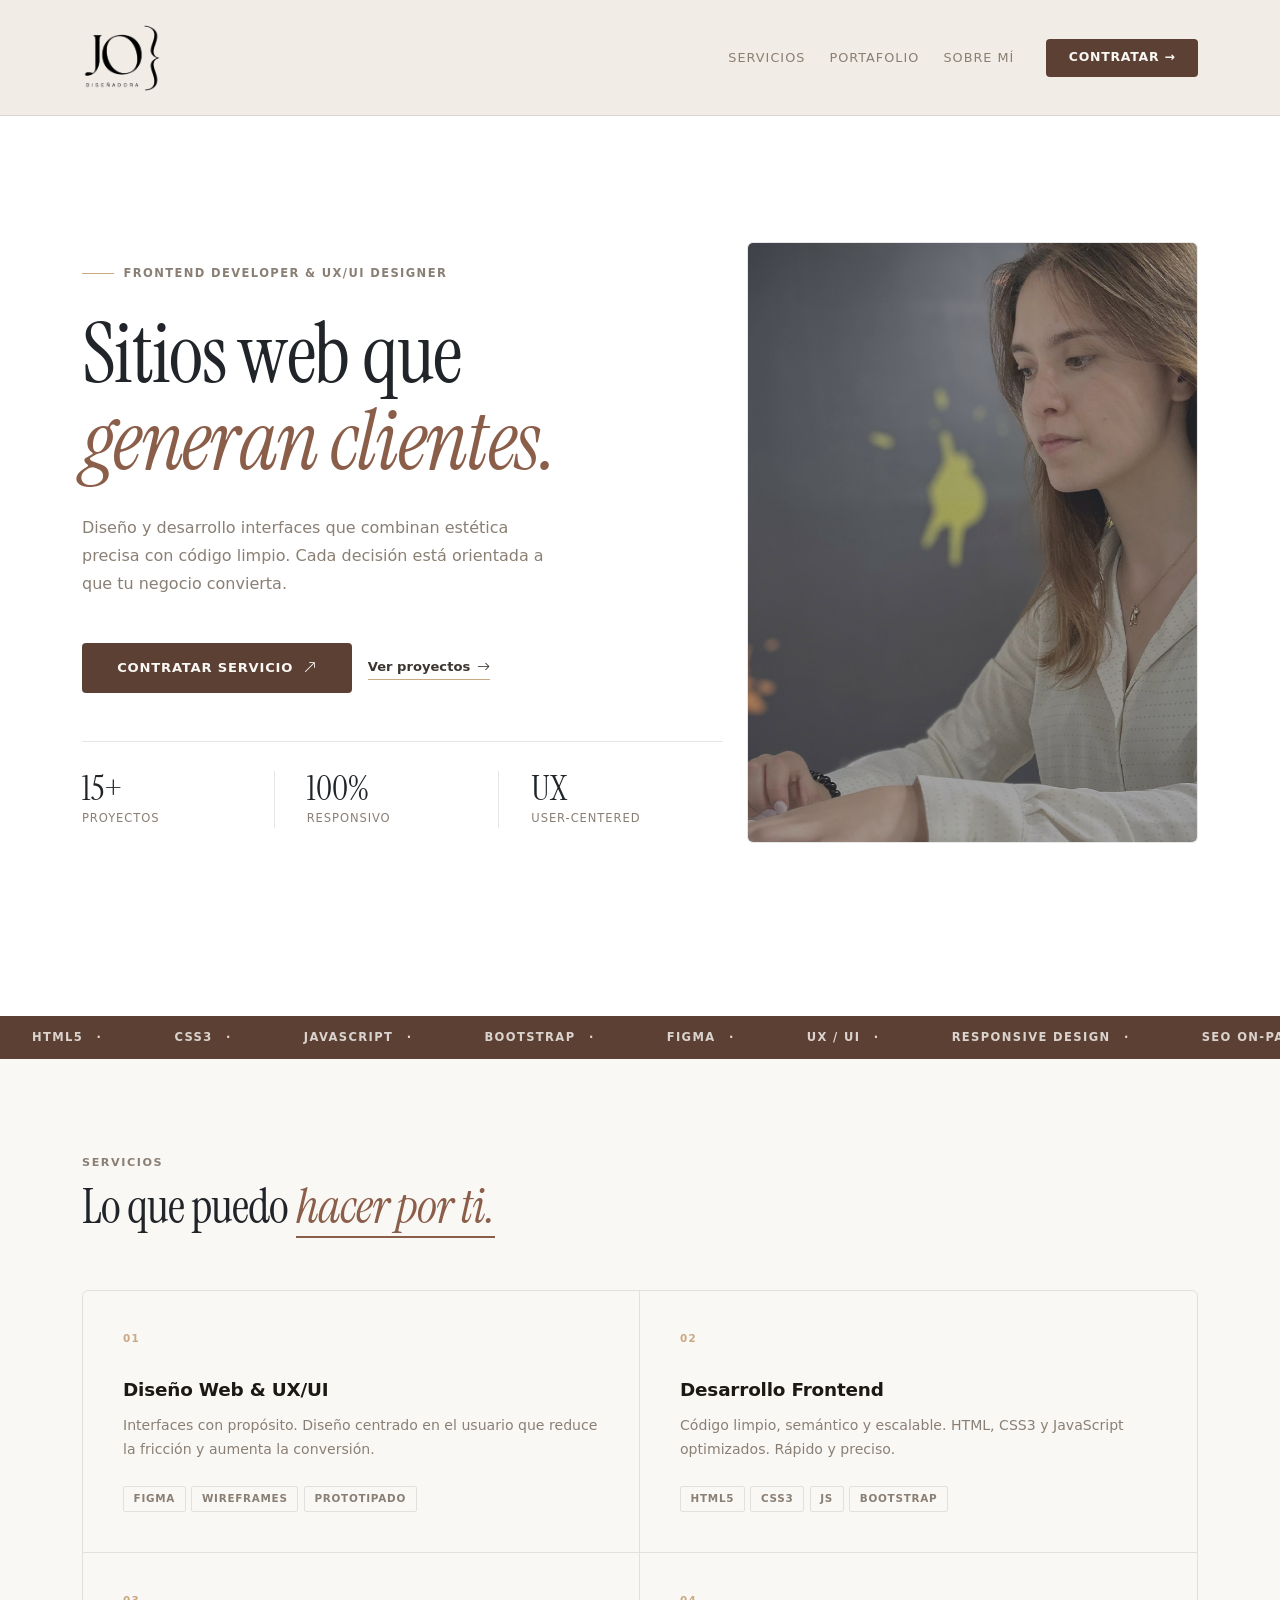
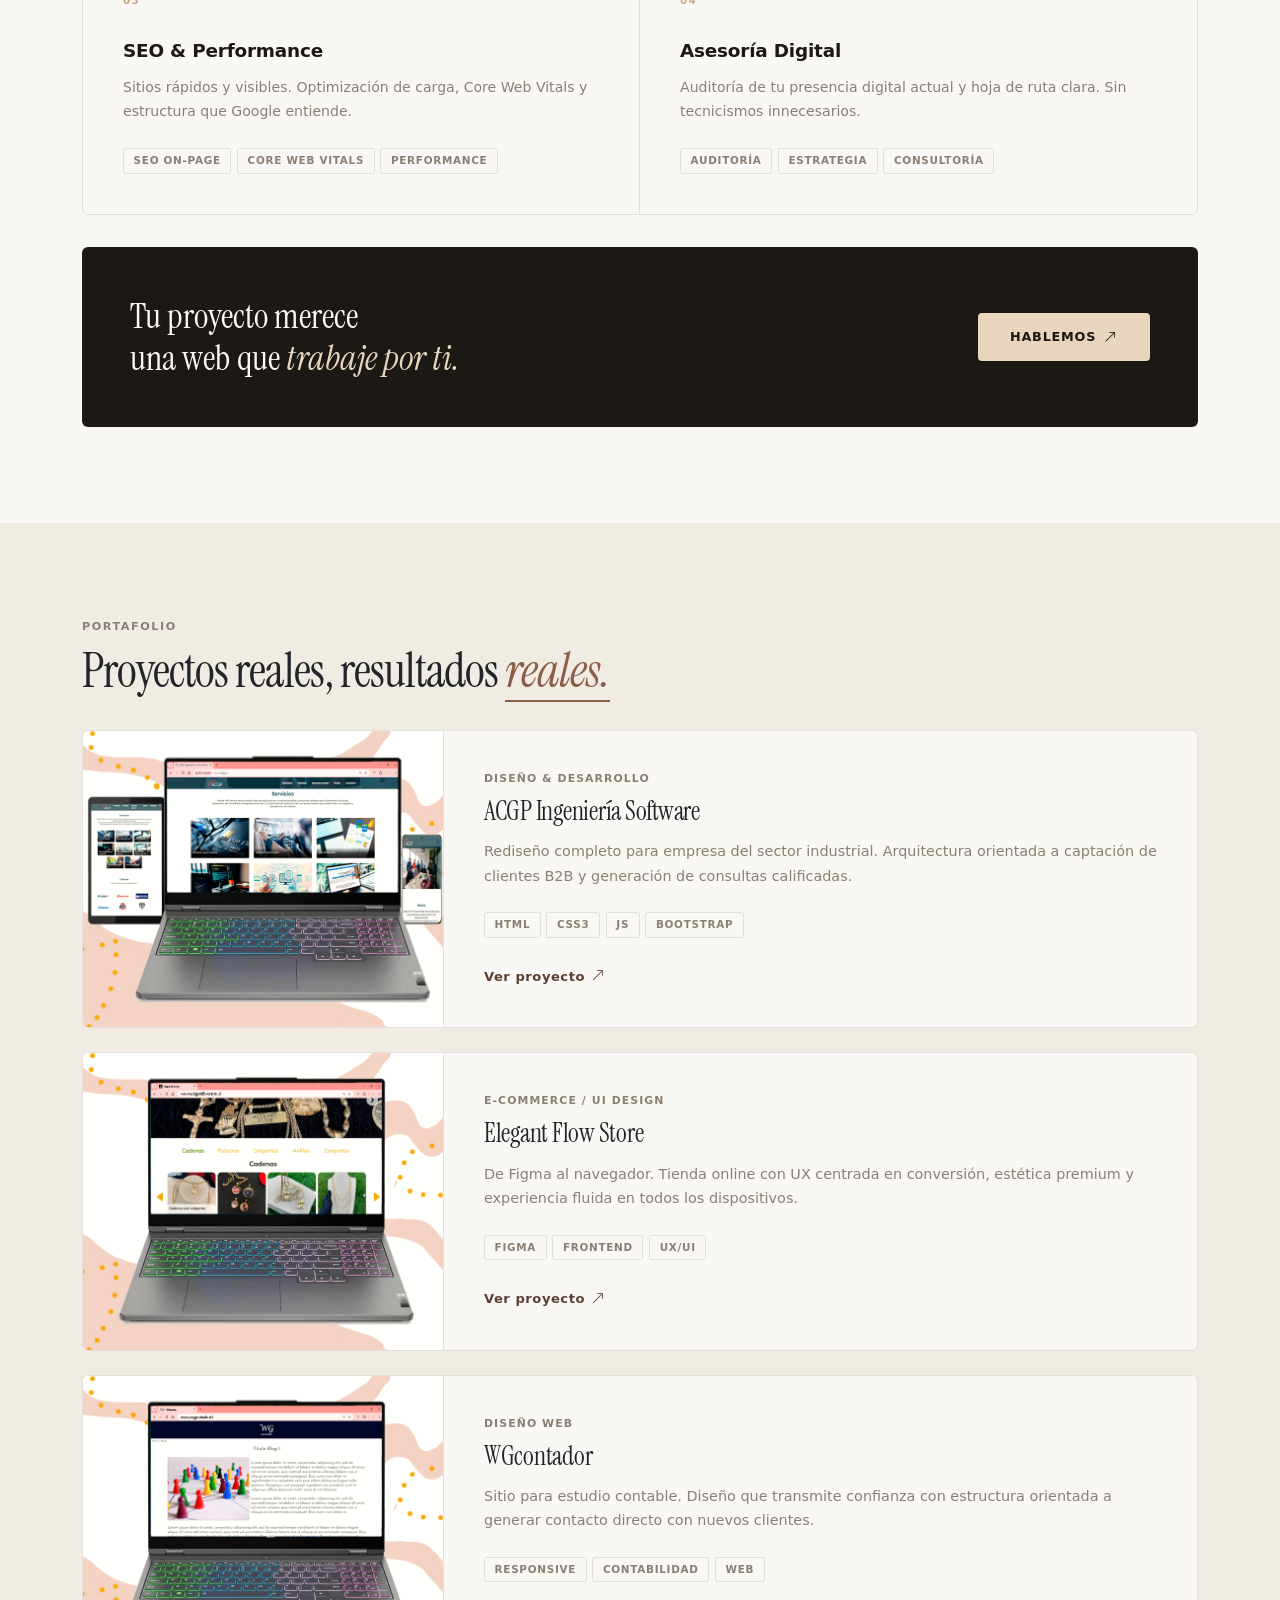
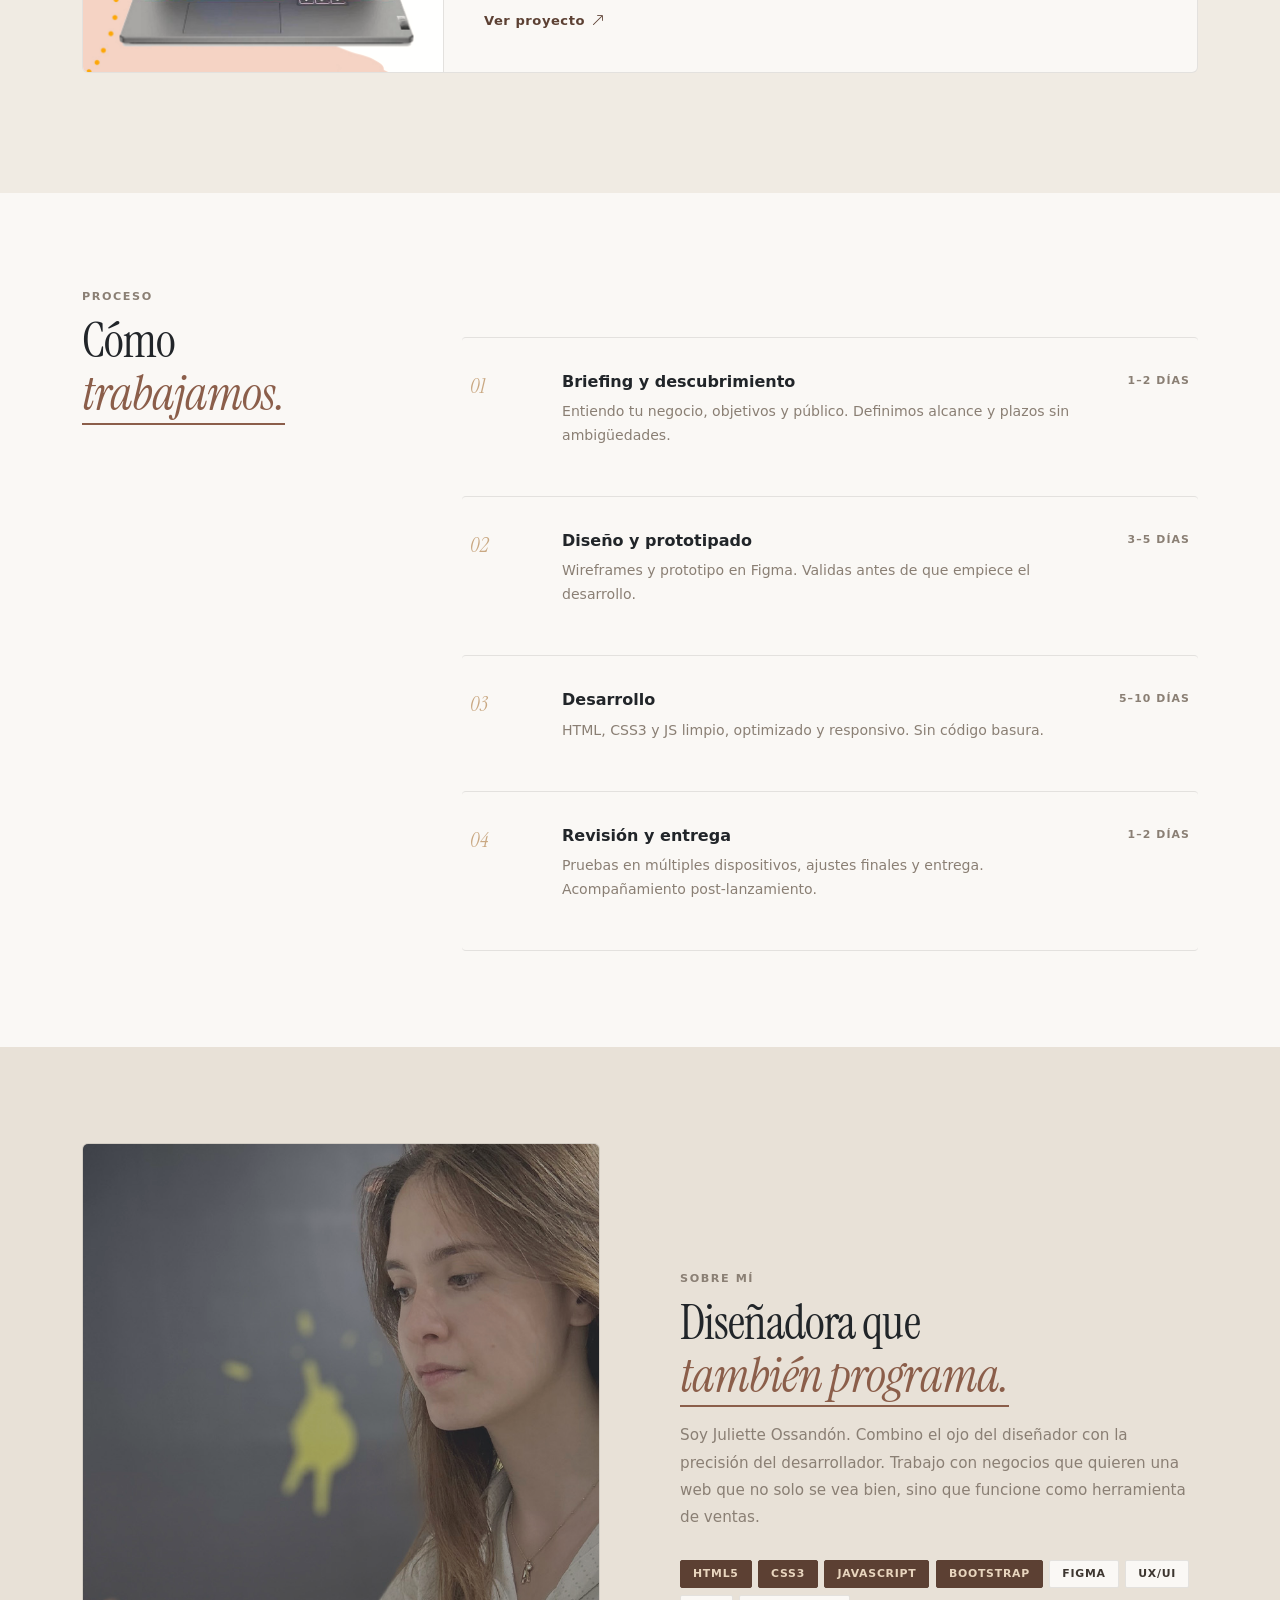
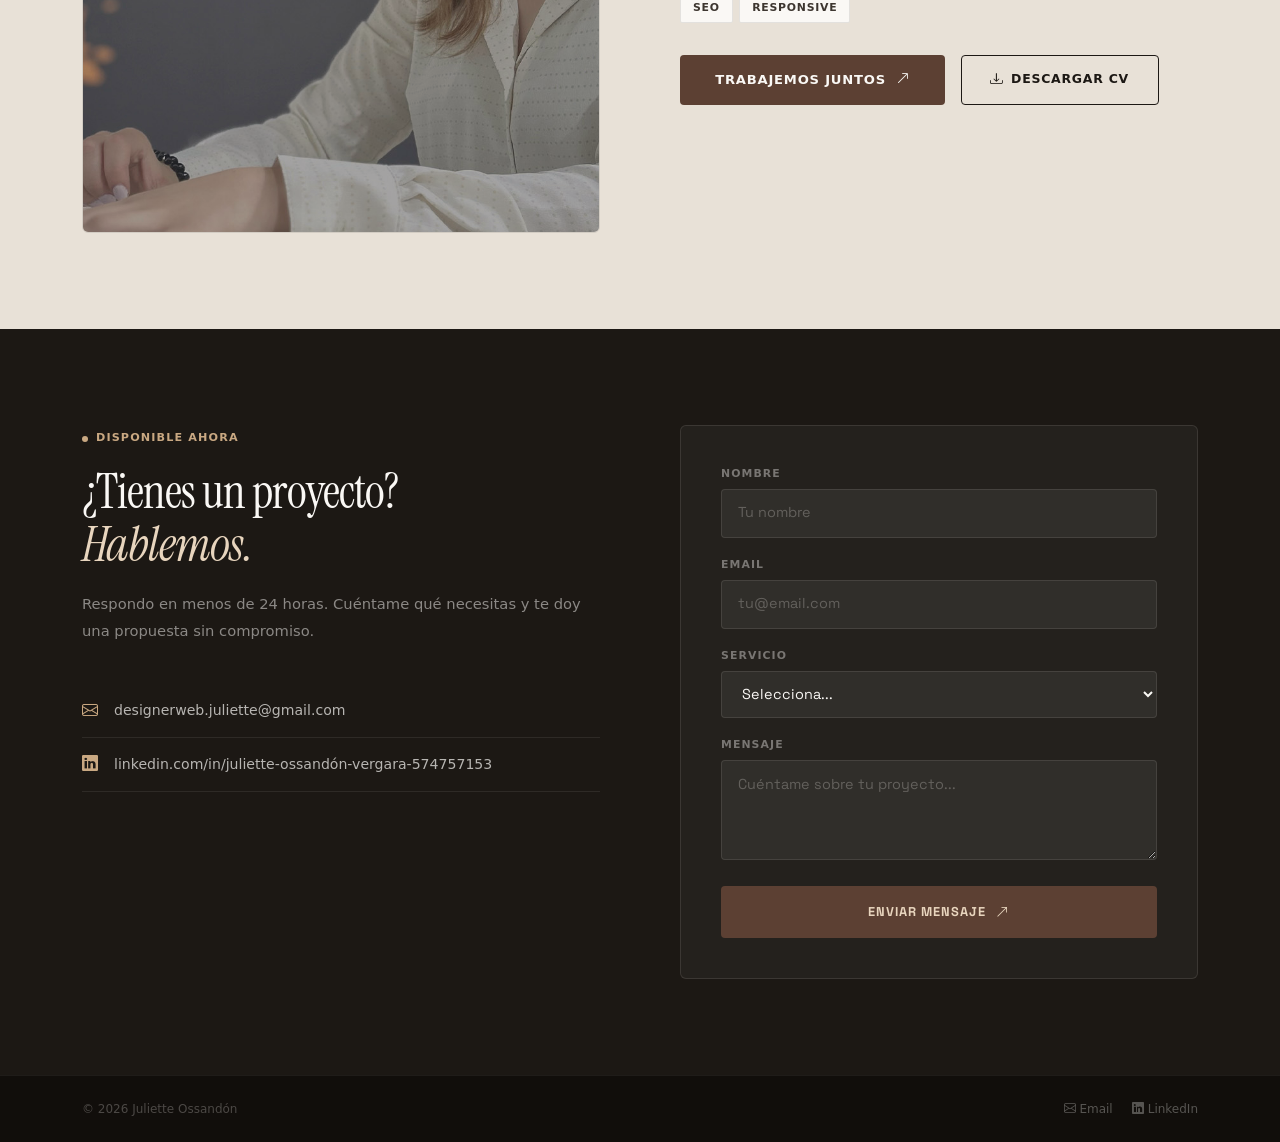
<file: index.html>
<!DOCTYPE html>
<html>

<head>
    <meta charset="UTF-8" />
    <meta name="viewport" content="width=device-width, initial-scale=1.0" />
    <title>Juliette Ossandón — Frontend Developer & UX/UI</title>
    <meta name="description"
        content="Frontend Developer. Diseño y desarrollo sitios web que convierten visitantes en clientes." />
    <link rel="stylesheet" href="style.css">
    <link href="https://cdn.jsdelivr.net/npm/bootstrap@5.3.3/dist/css/bootstrap.min.css" rel="stylesheet" />
    <link href="https://cdn.jsdelivr.net/npm/bootstrap-icons@1.11.3/font/bootstrap-icons.min.css" rel="stylesheet" />
    <link
        href="https://fonts.googleapis.com/css2?family=Space+Grotesk:wght@300;400;500;600;700&family=Instrument+Serif:ital@0;1&display=swap"
        rel="stylesheet" />

</head>

<body>
    <div id="progress"></div>
    <div id="cur"></div>
    <div id="cur-ring"></div>

    <nav class="navbar navbar-expand-lg">
        <div class="container">
            <img src="assets/logo-jod.png" alt="" class="logo-img">

            <button class="navbar-toggler" type="button" data-bs-toggle="collapse" data-bs-target="#nav">
                <span class="navbar-toggler-icon"></span>
            </button>
            <div class="collapse navbar-collapse" id="nav">
                <div class="d-flex align-items-center gap-4 ms-auto flex-wrap py-2 py-lg-0">
                    <a class="nav-link-item" href="#servicios">Servicios</a>
                    <a class="nav-link-item" href="#portafolio">Portafolio</a>
                    <a class="nav-link-item" href="#sobre-mi">Sobre mí</a>
                    <a class="btn-hire ms-2" href="#contacto">Contratar &rarr;</a>
                </div>
            </div>
        </div>
    </nav>

    <section id="hero">
        <div class="container">
            <div class="row align-items-center">
                <div class="col-lg-7">
                    <div class="hero-eyebrow">Frontend Developer & UX/UI Designer</div>
                    <h1 class="hero-h1" id="heroTitle">Sitios web que<br><em>generan clientes.</em></h1>
                    <p class="hero-sub">Diseño y desarrollo interfaces que combinan estética precisa con código limpio.
                        Cada decisión está orientada a que tu negocio convierta.</p>
                    <div class="hero-ctas">
                        <a href="#contacto" class="btn-primary-cta">Contratar servicio <i
                                class="bi bi-arrow-up-right"></i></a>
                        <a href="#portafolio" class="btn-ghost-cta">Ver proyectos <i class="bi bi-arrow-right"></i></a>
                    </div>
                    <div class="hero-stats">
                        <div class="hero-stat">
                            <div class="s-num">+15</div>
                            <div class="s-lbl">Proyectos</div>
                        </div>
                        <div class="hero-stat">
                            <div class="s-num">100%</div>
                            <div class="s-lbl">Responsivo</div>
                        </div>
                        <div class="hero-stat">
                            <div class="s-num">UX</div>
                            <div class="s-lbl">User-centered</div>
                        </div>
                    </div>
                </div>
                <div class="col-lg-5 hero-img-col reveal d1">
                    <div class="hero-img-frame">
                        <img src="assets/presentacion.jpg" alt="Juliette Ossandón" />
                    </div>
                </div>
            </div>
        </div>
    </section>

    <div class="ticker">
        <div class="ticker-track">
            <span class="t-item">HTML5 <span class="sep">·</span></span>
            <span class="t-item">CSS3 <span class="sep">·</span></span>
            <span class="t-item">JavaScript <span class="sep">·</span></span>
            <span class="t-item">Bootstrap <span class="sep">·</span></span>
            <span class="t-item">Figma <span class="sep">·</span></span>
            <span class="t-item">UX / UI <span class="sep">·</span></span>
            <span class="t-item">Responsive Design <span class="sep">·</span></span>
            <span class="t-item">SEO On-page <span class="sep">·</span></span>
            <span class="t-item">HTML5 <span class="sep">·</span></span>
            <span class="t-item">CSS3 <span class="sep">·</span></span>
            <span class="t-item">JavaScript <span class="sep">·</span></span>
            <span class="t-item">Bootstrap <span class="sep">·</span></span>
            <span class="t-item">Figma <span class="sep">·</span></span>
            <span class="t-item">UX / UI <span class="sep">·</span></span>
            <span class="t-item">Responsive Design <span class="sep">·</span></span>
            <span class="t-item">SEO On-page <span class="sep">·</span></span>
        </div>
    </div>

    <section id="servicios">
        <div class="container">
            <div class="row align-items-end mb-1">
                <div class="col-lg-6">
                    <div class="s-label">Servicios</div>
                    <h2 class="s-title">Lo que puedo <em>hacer por ti.</em></h2>
                </div>
            </div>
            <div class="svc-grid reveal">
                <div class="svc-item">
                    <span class="svc-num">01</span>
                    <div class="svc-title">Diseño Web & UX/UI</div>
                    <p class="svc-desc">Interfaces con propósito. Diseño centrado en el usuario que reduce la fricción y
                        aumenta la conversión.</p>
                    <div class="svc-tags"><span class="svc-tag">Figma</span><span class="svc-tag">Wireframes</span><span
                            class="svc-tag">Prototipado</span></div>
                </div>
                <div class="svc-item">
                    <span class="svc-num">02</span>
                    <div class="svc-title">Desarrollo Frontend</div>
                    <p class="svc-desc">Código limpio, semántico y escalable. HTML, CSS3 y JavaScript optimizados.
                        Rápido y preciso.</p>
                    <div class="svc-tags"><span class="svc-tag">HTML5</span><span class="svc-tag">CSS3</span><span
                            class="svc-tag">JS</span><span class="svc-tag">Bootstrap</span></div>
                </div>
                <div class="svc-item">
                    <span class="svc-num">03</span>
                    <div class="svc-title">SEO & Performance</div>
                    <p class="svc-desc">Sitios rápidos y visibles. Optimización de carga, Core Web Vitals y estructura
                        que Google entiende.</p>
                    <div class="svc-tags"><span class="svc-tag">SEO On-page</span><span class="svc-tag">Core Web
                            Vitals</span><span class="svc-tag">Performance</span></div>
                </div>
                <div class="svc-item">
                    <span class="svc-num">04</span>
                    <div class="svc-title">Asesoría Digital</div>
                    <p class="svc-desc">Auditoría de tu presencia digital actual y hoja de ruta clara. Sin tecnicismos
                        innecesarios.</p>
                    <div class="svc-tags"><span class="svc-tag">Auditoría</span><span
                            class="svc-tag">Estrategia</span><span class="svc-tag">Consultoría</span></div>
                </div>
            </div>
            <div class="cta-band reveal">
                <div class="cta-band-text">Tu proyecto merece<br>una web que <em>trabaje por ti.</em></div>
                <a href="#contacto" class="btn-band">Hablemos <i class="bi bi-arrow-up-right"></i></a>
            </div>
        </div>
    </section>

    <section id="portafolio">
        <div class="container">
            <div class="d-flex justify-content-between align-items-end mb-4 flex-wrap gap-3">
                <div>
                    <div class="s-label">Portafolio</div>
                    <h2 class="s-title">Proyectos reales, resultados <em>reales.</em></h2>
                </div>
            </div>

            <div class="proj-row reveal">
                <a class="proj-img" href="ACGP/index.html"><img src="assets/Mockup-1 +pc.jpg"
                        alt="ACGP Ingeniería" /></a>
                <div class="proj-body">
                    <div>
                        <div class="proj-cat">Diseño & Desarrollo</div>
                        <h3 class="proj-title">ACGP Ingeniería Software</h3>
                        <p class="proj-desc">Rediseño completo para empresa del sector industrial. Arquitectura
                            orientada a captación de clientes B2B y generación de consultas calificadas.</p>
                        <div class="proj-chips"><span class="proj-chip">HTML</span><span
                                class="proj-chip">CSS3</span><span class="proj-chip">JS</span><span
                                class="proj-chip">Bootstrap</span></div>
                    </div>
                    <a href="ACGP/index.html" target="_blank" class="proj-link">Ver proyecto <i
                            class="bi bi-arrow-up-right"></i></a>
                </div>
            </div>

            <div class="proj-row reveal d1">
                <a class="proj-img" href="ElegantFlow/index.html"><img src="assets/Mockup-2 servicospc.jpg"
                        alt="Elegant Flow" /></a>
                <div class="proj-body">
                    <div>
                        <div class="proj-cat">E-commerce / UI Design</div>
                        <h3 class="proj-title">Elegant Flow Store</h3>
                        <p class="proj-desc">De Figma al navegador. Tienda online con UX centrada en conversión,
                            estética premium y experiencia fluida en todos los dispositivos.</p>
                        <div class="proj-chips"><span class="proj-chip">Figma</span><span
                                class="proj-chip">Frontend</span><span class="proj-chip">UX/UI</span></div>
                    </div>
                    <a href="ElegantFlow/index.html" target="_blank" class="proj-link">Ver proyecto <i
                            class="bi bi-arrow-up-right"></i></a>
                </div>
            </div>

            <div class="proj-row reveal d2">
                <a class="proj-img" href="wgcontador/index.html"><img src="assets/Mockup-3 clientes.jpg"
                        alt="WGcontador" /></a>
                <div class="proj-body">
                    <div>
                        <div class="proj-cat">Diseño Web</div>
                        <h3 class="proj-title">WGcontador</h3>
                        <p class="proj-desc">Sitio para estudio contable. Diseño que transmite confianza con estructura
                            orientada a generar contacto directo con nuevos clientes.</p>
                        <div class="proj-chips"><span class="proj-chip">Responsive</span><span
                                class="proj-chip">Contabilidad</span><span class="proj-chip">Web</span></div>
                    </div>
                    <a href="wgcontador/index.html" target="_blank" class="proj-link">Ver proyecto <i
                            class="bi bi-arrow-up-right"></i></a>
                </div>
            </div>
        </div>
    </section>

    <section id="proceso">
        <div class="container">
            <div class="row">
                <div class="col-lg-4">
                    <div class="s-label">Proceso</div>
                    <h2 class="s-title">Cómo<br><em>trabajamos.</em></h2>
                </div>
                <div class="col-lg-8">
                    <div class="proc-table reveal">
                        <div class="proc-row">
                            <div class="proc-n">01</div>
                            <div>
                                <div class="proc-h">Briefing y descubrimiento</div>
                                <p class="proc-p">Entiendo tu negocio, objetivos y público. Definimos alcance y plazos
                                    sin ambigüedades.</p>
                            </div>
                            <div class="proc-time">1–2 días</div>
                        </div>
                        <div class="proc-row">
                            <div class="proc-n">02</div>
                            <div>
                                <div class="proc-h">Diseño y prototipado</div>
                                <p class="proc-p">Wireframes y prototipo en Figma. Validas antes de que empiece el
                                    desarrollo.</p>
                            </div>
                            <div class="proc-time">3–5 días</div>
                        </div>
                        <div class="proc-row">
                            <div class="proc-n">03</div>
                            <div>
                                <div class="proc-h">Desarrollo</div>
                                <p class="proc-p">HTML, CSS3 y JS limpio, optimizado y responsivo. Sin código basura.
                                </p>
                            </div>
                            <div class="proc-time">5–10 días</div>
                        </div>
                        <div class="proc-row">
                            <div class="proc-n">04</div>
                            <div>
                                <div class="proc-h">Revisión y entrega</div>
                                <p class="proc-p">Pruebas en múltiples dispositivos, ajustes finales y entrega.
                                    Acompañamiento post-lanzamiento.</p>
                            </div>
                            <div class="proc-time">1–2 días</div>
                        </div>
                    </div>
                </div>
            </div>
        </div>
    </section>

    <section id="sobre-mi">
        <div class="container">
            <div class="about-wrap">
                <div class="about-img reveal">
                    <img src="assets/presentacion.jpg" alt="Juliette Ossandón" />
                </div>
                <div class="reveal d1">
                    <div class="s-label">Sobre mí</div>
                    <h2 class="s-title">Diseñadora que<br><em>también programa.</em></h2>
                    <p class="about-desc">Soy Juliette Ossandón. Combino el ojo del diseñador con la precisión del
                        desarrollador. Trabajo con negocios que quieren una web que no solo se vea bien, sino que
                        funcione como herramienta de ventas.</p>
                    <div class="skills-row">
                        <span class="skill-tag hi">HTML5</span>
                        <span class="skill-tag hi">CSS3</span>
                        <span class="skill-tag hi">JavaScript</span>
                        <span class="skill-tag hi">Bootstrap</span>
                        <span class="skill-tag">Figma</span>
                        <span class="skill-tag">UX/UI</span>
                        <span class="skill-tag">SEO</span>
                        <span class="skill-tag">Responsive</span>
                    </div>
                    <div class="d-flex gap-3 flex-wrap">
                        <a href="#contacto" class="btn-primary-cta">Trabajemos juntos <i
                                class="bi bi-arrow-up-right"></i></a>
                        <a href="https://julietteossandon98.github.io/Jo-/assets/Currículum Vitae - Juliette Ossandon.pdf"
                            target="_blank" class="btn-cv"><i class="bi bi-download"></i> Descargar CV</a>
                    </div>
                </div>
            </div>
        </div>
    </section>

    <section id="contacto">
        <div class="container">
            <div class="ct-wrap">
                <div class="reveal">
                    <div class="ct-avail"><span class="dot"></span> Disponible ahora</div>
                    <h2 class="ct-title">¿Tienes un proyecto? <br><em>Hablemos.</em></h2>
                    <p class="ct-desc">Respondo en menos de 24 horas. Cuéntame qué necesitas y te doy una propuesta sin
                        compromiso.</p>
                    <div>
                        <a href="mailto:designerweb.juliette@gmail.com" class="ct-link"><i class="bi bi-envelope"></i>
                            designerweb.juliette@gmail.com</a>
                        <a href="https://linkedin.com/in/julietteo" target="_blank" class="ct-link"><i
                                class="bi bi-linkedin"></i> linkedin.com/in/juliette-ossandón-vergara-574757153</a>
                    </div>
                </div>
                <form action="https://formspree.io/forms/xkokoeaa" method="POST">
                    <div class="form-box reveal d1">
                        <label class="f-label">Nombre</label>
                        <input type="text" name="nombre" class="f-input" placeholder="Tu nombre" required />
                        <label class="f-label">Email</label>
                        <input type="email" name="email" class="f-input" placeholder="tu@email.com" required />
                        <label class="f-label">Servicio</label>
                        <select name="servicio" class="f-input">
                            <option value="">Selecciona...</option>
                            <option>Diseño Web / UX-UI</option>
                            <option>Desarrollo Frontend</option>
                            <option>SEO & Performance</option>
                            <option>Asesoría Digital</option>
                            <option>Otro</option>
                        </select>
                        <label class="f-label">Mensaje</label>
                        <textarea name="mensaje" class="f-input" placeholder="Cuéntame sobre tu proyecto..."></textarea>
                        <button type="submit" class="btn-send" id="sendBtn">
                            Enviar mensaje <i class="bi bi-arrow-up-right"></i>
                        </button>
                    </div>
                </form>
            </div>
        </div>
    </section>

    <footer>
        <div class="container">
            <div class="f-wrap">
                <span class="f-copy">© 2026 Juliette Ossandón</span>
                <div class="f-socials">
                    <a href="mailto:designerweb.juliette@gmail.com"><i class="bi bi-envelope"></i> Email</a>
                    <a href="https://linkedin.com/in/juliette-ossandón-vergara-574757153" target="_blank"><i
                            class="bi bi-linkedin"></i>
                        LinkedIn</a>

                </div>
            </div>
        </div>
    </footer>

    <script src="https://cdn.jsdelivr.net/npm/bootstrap@5.3.3/dist/js/bootstrap.bundle.min.js"></script>
    <script src="script.js"></script>

</body>

</html>
</file>
<file: style.css>
:root {
  --bg: #f0ebe3;
  --bg2: #e8e1d7;
  --surface: #faf8f5;
  --ink: #1c1814;
  --ink2: #3d3630;
  --muted: #8a7f74;
  --border: rgba(28, 24, 20, 0.1);
  --accent: #5c4033;
  --accent2: #8b5e4a;
  --warm: #c9a882;
  --warm2: #e8d5be;
}

*,
*::before,
*::after {
  box-sizing: border-box;
  margin: 0;
  padding: 0;
}

html {
  scroll-behavior: smooth;
}

body {
  font-family: 'Space Grotesk', sans-serif;
  background: var(--bg);
  color: var(--ink);
  overflow-x: hidden;
}

::-webkit-scrollbar {
  width: 4px;
}

::-webkit-scrollbar-track {
  background: var(--bg);
}

::-webkit-scrollbar-thumb {
  background: var(--accent);
}

/* NAV */
.navbar {
  position: fixed;
  top: 0;
  left: 0;
  right: 0;
  z-index: 100;
  padding: 1.1rem 0;
  background: rgba(240, 235, 227, 0.92);
  backdrop-filter: blur(20px);
  border-bottom: 1px solid var(--border);
  transition: padding 0.3s;
}

.logo-img {
  width: 80px;
}

.nav-logo {
  font-family: 'Instrument Serif', serif;
  font-size: 1.35rem;
  color: var(--ink);
  text-decoration: none;
}

.nav-logo em {
  font-style: italic;
  color: var(--accent);
}

.nav-link-item {
  font-size: 0.8rem;
  font-weight: 500;
  letter-spacing: 0.08em;
  text-transform: uppercase;
  color: var(--muted);
  text-decoration: none;
  transition: color 0.2s;
}

.nav-link-item:hover {
  color: var(--ink);
}

.btn-hire {
  font-size: 0.78rem;
  font-weight: 700;
  letter-spacing: 0.06em;
  text-transform: uppercase;
  color: var(--surface);
  background: var(--accent);
  border: none;
  padding: 0.6rem 1.4rem;
  border-radius: 4px;
  text-decoration: none;
  transition: background 0.2s, transform 0.15s;
}

.btn-hire:hover {
  background: var(--ink);
  color: var(--surface);
  transform: translateY(-1px);
}

.navbar-toggler {
  border: 1px solid var(--border);
  border-radius: 4px;
  padding: 5px 9px;
}

.navbar-toggler-icon {
  background-image: url("data:image/svg+xml,%3csvg xmlns='http://www.w3.org/2000/svg' viewBox='0 0 30 30'%3e%3cpath stroke='rgba%2828,24,20,0.7%29' stroke-width='2' d='M4 7h22M4 15h22M4 23h22'/%3e%3c/svg%3e");
}

/* HERO */
#hero {
  min-height: 100vh;
  padding: 2rem 0 5rem;
  display: flex;
  align-items: center;
}

.hero-eyebrow {
  display: inline-flex;
  align-items: center;
  gap: 0.6rem;
  font-size: 0.72rem;
  font-weight: 600;
  letter-spacing: 0.12em;
  text-transform: uppercase;
  color: var(--muted);
  margin-bottom: 1.8rem;
}

.hero-eyebrow::before {
  content: '';
  width: 32px;
  height: 1px;
  background: var(--warm);
}

.hero-h1 {
  font-family: 'Instrument Serif', serif;
  font-size: clamp(3.2rem, 6.5vw, 6rem);
  font-weight: 400;
  line-height: 1.05;
  letter-spacing: -0.02em;
  margin-bottom: 1.8rem;
}

.hero-h1 em {
  font-style: italic;
  color: var(--accent2);
}

.hero-sub {
  font-size: 1rem;
  line-height: 1.75;
  color: var(--muted);
  max-width: 480px;
  margin-bottom: 2.8rem;
}

.hero-ctas {
  display: flex;
  gap: 1rem;
  align-items: center;
  flex-wrap: wrap;
}

.btn-primary-cta {
  font-size: 0.82rem;
  font-weight: 700;
  letter-spacing: 0.06em;
  text-transform: uppercase;
  color: var(--surface);
  background: var(--accent);
  padding: 0.95rem 2.2rem;
  border-radius: 4px;
  text-decoration: none;
  display: inline-flex;
  align-items: center;
  gap: 0.6rem;
  transition: background 0.2s, transform 0.15s, box-shadow 0.15s;
}

.btn-primary-cta:hover {
  background: var(--ink);
  color: var(--surface);
  transform: translateY(-2px);
  box-shadow: 0 8px 24px rgba(28, 24, 20, 0.2);
}

.btn-ghost-cta {
  font-size: 0.82rem;
  font-weight: 600;
  color: var(--ink2);
  text-decoration: none;
  display: inline-flex;
  align-items: center;
  gap: 0.4rem;
  border-bottom: 1px solid var(--warm);
  padding-bottom: 2px;
  transition: gap 0.2s, color 0.2s, border-color 0.2s;
}

.btn-ghost-cta:hover {
  gap: 0.8rem;
  color: var(--accent);
  border-color: var(--accent);
}

.hero-stats {
  display: flex;
  gap: 0;
  margin-top: 3rem;
  border-top: 1px solid var(--border);
  padding-top: 1.8rem;
}

.hero-stat {
  flex: 1;
}

.hero-stat+.hero-stat {
  border-left: 1px solid var(--border);
  padding-left: 2rem;
}

.s-num {
  font-family: 'Instrument Serif', serif;
  font-size: 2.2rem;
  font-weight: 400;
  line-height: 1;
}

.s-lbl {
  font-size: 0.72rem;
  letter-spacing: 0.08em;
  text-transform: uppercase;
  color: var(--muted);
  margin-top: 0.25rem;
}

.hero-img-frame {
  border-radius: 6px;
  overflow: hidden;
  aspect-ratio: 3/4;
  border: 1px solid var(--border);
}

.hero-img-frame img {
  width: 100%;
  height: 100%;
  object-fit: cover;
  object-position: top center;
  filter: sepia(8%);
}

/* TICKER */
.ticker {
  background: var(--accent);
  padding: 0.8rem 0;
  overflow: hidden;
}

.ticker-track {
  display: flex;
  white-space: nowrap;
  animation: tick 22s linear infinite;
}

.t-item {
  font-size: 0.72rem;
  font-weight: 700;
  letter-spacing: 0.12em;
  text-transform: uppercase;
  color: rgba(250, 248, 245, 0.8);
  padding: 0 2rem;
  flex-shrink: 0;
}

.t-item .sep {
  color: var(--warm2);
  margin: 0 0.5rem;
}

@keyframes tick {
  from {
    transform: translateX(0);
  }

  to {
    transform: translateX(-50%);
  }
}

/* SECTIONS */
section {
  padding: 6rem 0;
}

.s-label {
  font-size: 0.7rem;
  font-weight: 700;
  letter-spacing: 0.14em;
  text-transform: uppercase;
  color: var(--muted);
  margin-bottom: 0.6rem;
}

.s-title {
  font-family: 'Instrument Serif', serif;
  font-size: clamp(2rem, 4vw, 3rem);
  font-weight: 400;
  letter-spacing: -0.02em;
  line-height: 1.1;
}

.s-title em {
  font-style: italic;
  color: var(--accent2);
}

/* SERVICES */
#servicios {
  background: var(--surface);
}

.svc-grid {
  display: grid;
  grid-template-columns: repeat(2, 1fr);
  gap: 0;
  border: 1px solid var(--border);
  border-radius: 6px;
  overflow: hidden;
  margin-top: 3rem;
}

.svc-item {
  padding: 2.5rem;
  border-right: 1px solid var(--border);
  border-bottom: 1px solid var(--border);
  transition: background 0.2s;
}

.svc-item:nth-child(2n) {
  border-right: none;
}

.svc-item:nth-child(3),
.svc-item:nth-child(4) {
  border-bottom: none;
}

.svc-item:hover {
  background: var(--bg2);
}

.svc-num {
  font-size: 0.65rem;
  font-weight: 700;
  letter-spacing: 0.12em;
  color: var(--warm);
  margin-bottom: 1.8rem;
  display: block;
}

.svc-title {
  font-size: 1.15rem;
  font-weight: 600;
  color: var(--ink);
  margin-bottom: 0.7rem;
  letter-spacing: -0.01em;
}

.svc-desc {
  font-size: 0.88rem;
  line-height: 1.7;
  color: var(--muted);
  margin-bottom: 1.5rem;
}

.svc-tags {
  display: flex;
  flex-wrap: wrap;
  gap: 0.35rem;
}

.svc-tag {
  font-size: 0.65rem;
  font-weight: 600;
  letter-spacing: 0.07em;
  text-transform: uppercase;
  padding: 0.25rem 0.6rem;
  border: 1px solid var(--border);
  border-radius: 2px;
  color: var(--muted);
}

.cta-band {
  background: var(--ink);
  border-radius: 6px;
  padding: 3rem;
  margin-top: 2rem;
  display: flex;
  align-items: center;
  justify-content: space-between;
  gap: 2rem;
  flex-wrap: wrap;
}

.cta-band-text {
  font-family: 'Instrument Serif', serif;
  font-size: clamp(1.5rem, 3vw, 2.2rem);
  font-weight: 400;
  color: var(--surface);
  line-height: 1.2;
}

.cta-band-text em {
  font-style: italic;
  color: var(--warm2);
}

.btn-band {
  font-size: 0.8rem;
  font-weight: 700;
  letter-spacing: 0.06em;
  text-transform: uppercase;
  color: var(--ink);
  background: var(--warm2);
  padding: 0.9rem 2rem;
  border-radius: 4px;
  text-decoration: none;
  white-space: nowrap;
  display: inline-flex;
  align-items: center;
  gap: 0.5rem;
  transition: background 0.2s;
}

.btn-band:hover {
  background: var(--warm);
  color: var(--ink);
}

/* PORTFOLIO */
#portafolio {
  background: var(--bg);
}

.proj-row {
  display: grid;
  grid-template-columns: 360px 1fr;
  gap: 0;
  border: 1px solid var(--border);
  border-radius: 6px;
  overflow: hidden;
  margin-bottom: 1.5rem;
  background: var(--surface);
  transition: box-shadow 0.25s;
}

.proj-row:hover {
  box-shadow: 0 12px 40px rgba(28, 24, 20, 0.1);
}

.proj-row:hover .proj-img img {
  transform: scale(1.04);
}

.proj-img {
  overflow: hidden;
}

.proj-img img {
  width: 100%;
  height: 100%;
  object-fit: cover;
  transition: transform 0.5s;
  display: block;
  filter: sepia(5%);
}

.proj-body {
  padding: 2.5rem;
  display: flex;
  flex-direction: column;
  justify-content: space-between;
  border-left: 1px solid var(--border);
}

.proj-cat {
  font-size: 0.68rem;
  font-weight: 700;
  letter-spacing: 0.1em;
  text-transform: uppercase;
  color: var(--muted);
  margin-bottom: 0.6rem;
}

.proj-title {
  font-family: 'Instrument Serif', serif;
  font-size: 1.6rem;
  font-weight: 400;
  letter-spacing: -0.01em;
  margin-bottom: 0.8rem;
  line-height: 1.15;
}

.proj-desc {
  font-size: 0.9rem;
  line-height: 1.7;
  color: var(--muted);
  margin-bottom: 1.5rem;
}

.proj-chips {
  display: flex;
  flex-wrap: wrap;
  gap: 0.35rem;
  margin-bottom: 1.8rem;
}

.proj-chip {
  font-size: 0.65rem;
  font-weight: 600;
  letter-spacing: 0.07em;
  text-transform: uppercase;
  padding: 0.25rem 0.6rem;
  border: 1px solid var(--border);
  border-radius: 2px;
  color: var(--muted);
}

.proj-link {
  font-size: 0.82rem;
  font-weight: 700;
  letter-spacing: 0.04em;
  color: var(--accent);
  text-decoration: none;
  display: inline-flex;
  align-items: center;
  gap: 0.4rem;
  transition: gap 0.2s, color 0.2s;
  align-self: flex-start;
  border-bottom: 1px solid transparent;
}

.proj-link:hover {
  gap: 0.8rem;
  color: var(--ink);
  border-color: var(--ink);
}

/* PROCESO */
#proceso {
  background: var(--surface);
}

.proc-table {
  margin-top: 3rem;
}

.proc-row {
  display: grid;
  grid-template-columns: 60px 1fr auto;
  gap: 2rem;
  align-items: start;
  padding: 2rem 0;
  border-top: 1px solid var(--border);
}

.proc-row:last-child {
  border-bottom: 1px solid var(--border);
}

.proc-n {
  font-family: 'Instrument Serif', serif;
  font-size: 1.3rem;
  color: var(--warm);
  font-style: italic;
}

.proc-h {
  font-size: 1rem;
  font-weight: 600;
  margin-bottom: 0.4rem;
}

.proc-p {
  font-size: 0.88rem;
  color: var(--muted);
  line-height: 1.7;
}

.proc-time {
  font-size: 0.68rem;
  font-weight: 700;
  letter-spacing: 0.1em;
  text-transform: uppercase;
  color: var(--muted);
  white-space: nowrap;
  padding-top: 3px;
}

/* SOBRE MÍ */
#sobre-mi {
  background: var(--bg2);
}

.about-wrap {
  display: grid;
  grid-template-columns: 1fr 1fr;
  gap: 5rem;
  align-items: center;
}

.about-img {
  border-radius: 6px;
  overflow: hidden;
  border: 1px solid var(--border);
}

.about-img img {
  width: 100%;
  display: block;
  aspect-ratio: 3/4;
  object-fit: cover;
  object-position: top;
  filter: sepia(8%);
}

.about-desc {
  font-size: 0.95rem;
  line-height: 1.8;
  color: var(--muted);
  margin: 1.2rem 0 1.8rem;
}

.skills-row {
  display: flex;
  flex-wrap: wrap;
  gap: 0.4rem;
  margin-bottom: 2rem;
}

.skill-tag {
  font-size: 0.68rem;
  font-weight: 600;
  letter-spacing: 0.07em;
  text-transform: uppercase;
  padding: 0.3rem 0.75rem;
  border: 1px solid var(--border);
  border-radius: 2px;
  color: var(--ink2);
  background: var(--surface);
}

.skill-tag.hi {
  background: var(--accent);
  color: var(--warm2);
  border-color: var(--accent);
}

.btn-cv {
  font-size: 0.78rem;
  font-weight: 700;
  letter-spacing: 0.06em;
  text-transform: uppercase;
  color: var(--ink);
  border: 1.5px solid var(--ink);
  padding: 0.8rem 1.8rem;
  border-radius: 4px;
  text-decoration: none;
  display: inline-flex;
  align-items: center;
  gap: 0.5rem;
  transition: background 0.2s, color 0.2s;
}

.btn-cv:hover {
  background: var(--ink);
  color: var(--warm2);
}

/* CONTACTO */
#contacto {
  background: var(--ink);
  padding: 6rem 0;
}

.ct-wrap {
  display: grid;
  grid-template-columns: 1fr 1fr;
  gap: 5rem;
  align-items: start;
}

.ct-avail {
  display: inline-flex;
  align-items: center;
  gap: 0.5rem;
  font-size: 0.7rem;
  font-weight: 700;
  letter-spacing: 0.1em;
  text-transform: uppercase;
  color: var(--warm);
  margin-bottom: 1.2rem;
}

.ct-avail .dot {
  width: 6px;
  height: 6px;
  border-radius: 50%;
  background: var(--warm);
  animation: blink 2s infinite;
}

@keyframes blink {

  0%,
  100% {
    opacity: 1
  }

  50% {
    opacity: 0.3
  }
}

.ct-title {
  font-family: 'Instrument Serif', serif;
  font-size: clamp(2rem, 4vw, 3rem);
  font-weight: 400;
  letter-spacing: -0.02em;
  color: var(--surface);
  line-height: 1.1;
  margin-bottom: 1.2rem;
}

.ct-title em {
  font-style: italic;
  color: var(--warm2);
}

.ct-desc {
  font-size: 0.92rem;
  line-height: 1.8;
  color: rgba(250, 248, 245, 0.5);
  margin-bottom: 2.5rem;
}

.ct-link {
  display: flex;
  align-items: center;
  gap: 1rem;
  color: rgba(250, 248, 245, 0.7);
  text-decoration: none;
  font-size: 0.88rem;
  padding: 0.9rem 0;
  border-bottom: 1px solid rgba(250, 248, 245, 0.08);
  transition: color 0.2s, gap 0.2s;
}

.ct-link:hover {
  color: var(--warm2);
  gap: 1.4rem;
}

.ct-link i {
  font-size: 1rem;
  color: var(--warm);
}

.form-box {
  background: rgba(250, 248, 245, 0.04);
  border: 1px solid rgba(250, 248, 245, 0.1);
  border-radius: 6px;
  padding: 2.5rem;
}

.f-label {
  display: block;
  font-size: 0.68rem;
  font-weight: 700;
  letter-spacing: 0.1em;
  text-transform: uppercase;
  color: rgba(250, 248, 245, 0.4);
  margin-bottom: 0.4rem;
}

.f-input {
  width: 100%;
  background: rgba(250, 248, 245, 0.06);
  border: 1px solid rgba(250, 248, 245, 0.1);
  border-radius: 4px;
  padding: 0.8rem 1rem;
  font-family: 'Space Grotesk', sans-serif;
  font-size: 0.9rem;
  color: var(--surface);
  outline: none;
  transition: border-color 0.2s;
  margin-bottom: 1.2rem;
}

.f-input::placeholder {
  color: rgba(250, 248, 245, 0.25);
}

.f-input:focus {
  border-color: var(--warm);
}

.f-input option {
  background: #2a2420;
}

textarea.f-input {
  min-height: 100px;
  resize: vertical;
}

.btn-send {
  width: 100%;
  background: var(--accent);
  color: var(--warm2);
  font-family: 'Space Grotesk', sans-serif;
  font-size: 0.8rem;
  font-weight: 700;
  letter-spacing: 0.08em;
  text-transform: uppercase;
  border: none;
  padding: 1rem;
  border-radius: 4px;
  cursor: pointer;
  display: flex;
  align-items: center;
  justify-content: center;
  gap: 0.6rem;
  transition: background 0.2s, transform 0.15s;
}

.btn-send:hover {
  background: var(--ink2);
  transform: translateY(-1px);
}

/* FOOTER */
footer {
  background: #110e0b;
  padding: 1.5rem 0;
  border-top: 1px solid rgba(250, 248, 245, 0.06);
}

.f-wrap {
  display: flex;
  justify-content: space-between;
  align-items: center;
  flex-wrap: wrap;
  gap: 1rem;
}

.f-copy {
  font-size: 0.75rem;
  color: rgba(250, 248, 245, 0.25);
}

.f-socials {
  display: flex;
  gap: 1.2rem;
}

.f-socials a {
  font-size: 0.75rem;
  color: rgba(250, 248, 245, 0.3);
  text-decoration: none;
  transition: color 0.2s;
}

.f-socials a:hover {
  color: var(--warm);
}

/* ── CURSOR ── */
* {
  cursor: none !important;
}

#cur,
#cur-ring {
  position: fixed;
  top: 0;
  left: 0;
  border-radius: 50%;
  pointer-events: none;
  z-index: 99999;
  transform: translate(-50%, -50%);
  will-change: transform;
}

#cur {
  width: 8px;
  height: 8px;
  background: var(--accent);
  transition: transform 0.08s ease, width 0.25s ease, height 0.25s ease, background 0.2s;
}

#cur-ring {
  width: 36px;
  height: 36px;
  border: 1.5px solid var(--accent);
  opacity: 0.5;
  transition: transform 0.18s ease, width 0.3s ease, height 0.3s ease, opacity 0.3s, border-color 0.2s;
}

body.cur-hover #cur {
  width: 12px;
  height: 12px;
  background: var(--accent2);
}

body.cur-hover #cur-ring {
  width: 56px;
  height: 56px;
  opacity: 0.25;
}

body.cur-link #cur {
  width: 48px;
  height: 48px;
  background: var(--accent);
  mix-blend-mode: multiply;
}

body.cur-link #cur-ring {
  width: 0px;
  height: 0px;
  opacity: 0;
}

body.cur-text #cur {
  width: 3px;
  height: 28px;
  border-radius: 2px;
  background: var(--accent);
}

body.cur-text #cur-ring {
  width: 0;
  height: 0;
  opacity: 0;
}

/* ── ANIM ── */
.reveal {
  opacity: 0;
  transform: translateY(28px);
  transition: opacity 0.65s cubic-bezier(.22, 1, .36, 1), transform 0.65s cubic-bezier(.22, 1, .36, 1);
}

.reveal.on {
  opacity: 1;
  transform: none;
}

.d1 {
  transition-delay: 0.1s;
}

.d2 {
  transition-delay: 0.2s;
}

.d3 {
  transition-delay: 0.3s;
}

/* ── HERO TEXT SPLIT ── */
.char {
  display: inline-block;
  opacity: 0;
  transform: translateY(60px) rotate(4deg);
  animation: charIn 0.6s cubic-bezier(.22, 1, .36, 1) forwards;
}

@keyframes charIn {
  to {
    opacity: 1;
    transform: translateY(0) rotate(0deg);
  }
}

.hero-eyebrow {
  opacity: 0;
  animation: fadeSlide 0.6s 0.2s ease forwards;
}

.hero-sub {
  opacity: 0;
  animation: fadeSlide 0.7s 1s ease forwards;
}

.hero-ctas {
  opacity: 0;
  animation: fadeSlide 0.6s 1.2s ease forwards;
}

.hero-stats {
  opacity: 0;
  animation: fadeSlide 0.6s 1.4s ease forwards;
}

@keyframes fadeSlide {
  from {
    opacity: 0;
    transform: translateY(16px);
  }

  to {
    opacity: 1;
    transform: none;
  }
}

/* ── STAT COUNT ── */
.s-num[data-count] {
  transition: none;
}

/* ── MAGNETIC BUTTON ── */
.mag {
  display: inline-flex;
  transition: transform 0.3s cubic-bezier(.22, 1, .36, 1);
}

/* ── PROJECT CARD TILT ── */
.proj-row {
  transition: transform 0.4s cubic-bezier(.22, 1, .36, 1), box-shadow 0.25s;
  transform-style: preserve-3d;
}

/* ── SERVICE ITEM LINE ── */
.svc-item::after {
  content: '';
  position: absolute;
  bottom: 0;
  left: 2.5rem;
  right: 2.5rem;
  height: 1px;
  background: var(--accent);
  transform: scaleX(0);
  transform-origin: left;
  transition: transform 0.35s cubic-bezier(.22, 1, .36, 1);
}

.svc-item:hover::after {
  transform: scaleX(1);
}

/* ── SKILL TAG HOVER ── */
.skill-tag {
  transition: background 0.2s, color 0.2s, transform 0.2s, border-color 0.2s;
}

.skill-tag:hover {
  background: var(--accent);
  color: var(--warm2);
  border-color: var(--accent);
  transform: translateY(-2px);
}

/* ── PROC ROW HOVER ── */
.proc-row {
  transition: background 0.2s;
  border-radius: 4px;
  padding-left: 0.5rem;
  padding-right: 0.5rem;
}

.proc-row:hover {
  background: var(--bg2);
}

.proc-n {
  transition: color 0.2s, transform 0.3s;
  display: inline-block;
}

.proc-row:hover .proc-n {
  color: var(--accent);
  transform: scale(1.15);
}

/* ── IMG OVERLAY ── */
.proj-img {
  position: relative;
}

.proj-img::after {
  content: 'Ver proyecto ↗';
  position: absolute;
  inset: 0;
  background: rgba(92, 64, 51, 0.85);
  color: var(--warm2);
  font-family: 'Space Grotesk', sans-serif;
  font-size: 0.8rem;
  font-weight: 700;
  letter-spacing: 0.1em;
  text-transform: uppercase;
  display: flex;
  align-items: center;
  justify-content: center;
  opacity: 0;
  transition: opacity 0.3s ease;
}

.proj-row:hover .proj-img::after {
  opacity: 1;
}

/* ── NAV LINK ── */
.nav-link-item {
  position: relative;
}

.nav-link-item::after {
  content: '';
  position: absolute;
  bottom: -3px;
  left: 0;
  right: 0;
  height: 1px;
  background: var(--accent);
  transform: scaleX(0);
  transform-origin: left;
  transition: transform 0.25s ease;
}

.nav-link-item:hover::after {
  transform: scaleX(1);
}


.f-input {
  transition: border-color 0.2s, box-shadow 0.2s, transform 0.2s;
}

.f-input:focus {
  border-color: var(--warm);
  box-shadow: 0 0 0 3px rgba(201, 168, 130, 0.15);
  transform: translateY(-1px);
}

/* ── HERO IMG ── */
.hero-img-frame img {
  transition: transform 0.1s linear;
  will-change: transform;
}

/* ── SCROLL PROGRESS ── */
#progress {
  position: fixed;
  top: 0;
  left: 0;
  right: 0;
  height: 2px;
  background: var(--accent);
  transform-origin: left;
  transform: scaleX(0);
  z-index: 9999;
  transition: transform 0.05s linear;
}

/* ── CTA BAND ARROW ── */
.btn-band i {
  transition: transform 0.25s ease;
}

.btn-band:hover i {
  transform: translate(3px, -3px);
}

/* ── GHOST CTA ARROW ── */
.btn-ghost-cta i,
.proj-link i {
  transition: transform 0.25s ease;
}

.btn-ghost-cta:hover i {
  transform: translateX(4px);
}

.proj-link:hover i {
  transform: translate(3px, -3px);
}


.ticker:hover .ticker-track {
  animation-play-state: paused;
}


@media (hover: none) {

  #cur,
  #cur-ring {
    display: none;
  }

  * {
    cursor: auto !important;
  }
}

/* RESPONSIVE */
@media (max-width: 767px) {
  .reveal {
    transform: translateY(16px);
  }

  .char {
    transform: translateY(40px) rotate(2deg);
  }
}


@media(max-width:991px) {
  .hero-img-col {
    display: none;
  }

  .svc-grid {
    grid-template-columns: 1fr;
  }

  .svc-item {
    border-right: none !important;
  }

  .svc-item:nth-child(n) {
    border-bottom: 1px solid var(--border);
  }

  .svc-item:last-child {
    border-bottom: none;
  }

  .proj-row {
    grid-template-columns: 1fr;
  }

  .proj-img {
    height: 220px;
  }

  .proj-body {
    border-left: none;
    border-top: 1px solid var(--border);
  }

  .proc-row {
    grid-template-columns: 40px 1fr;
  }

  .proc-time {
    display: none;
  }

  .about-wrap {
    grid-template-columns: 1fr;
  }

  .about-img {
    display: none;
  }

  .ct-wrap {
    grid-template-columns: 1fr;
    gap: 3rem;
  }

  .cta-band {
    flex-direction: column;
    text-align: center;
  }
}

@media(max-width:575px) {
  section {
    padding: 4rem 0;
  }

  .hero-h1 {
    font-size: 2.8rem;
  }

  .form-box {
    padding: 1.5rem;
  }

  .hero-stat+.hero-stat {
    padding-left: 1rem;
  }
}
</file>
